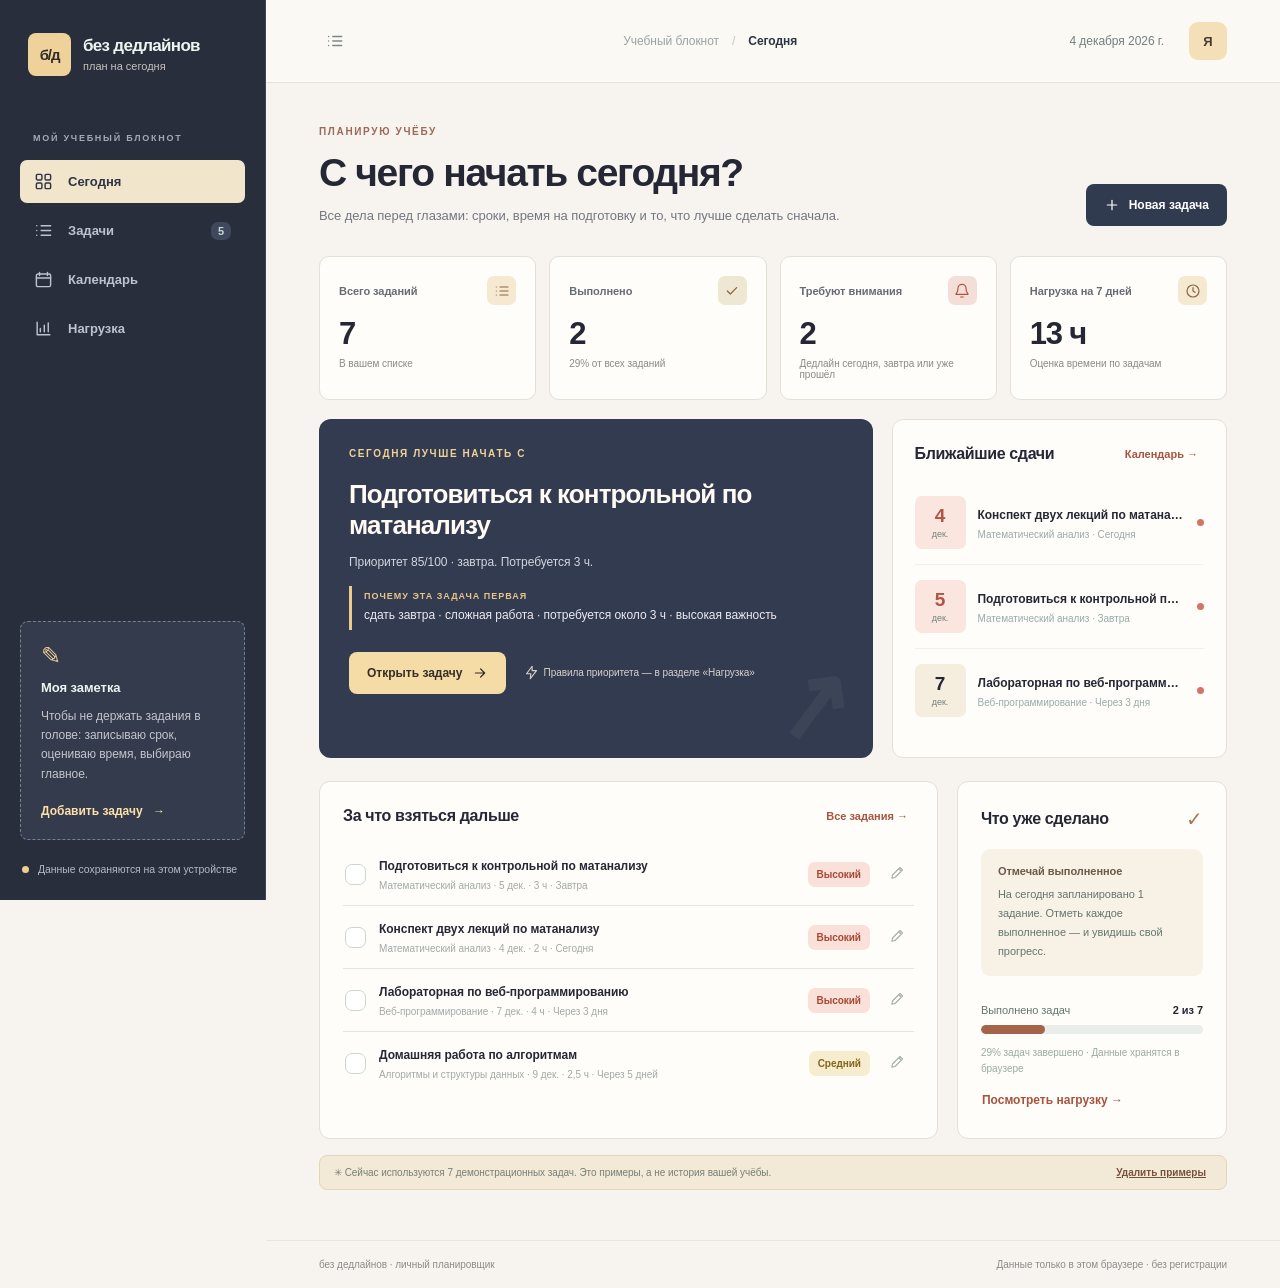
<file: index.html>
<!doctype html>
<html lang="ru">
<head>
  <meta charset="utf-8" />
  <meta name="viewport" content="width=device-width, initial-scale=1" />
  <meta name="theme-color" content="#252a35" />
  <meta name="description" content="Студент без дедлайнов — учебный планировщик с понятными приоритетами, расписанием и аналитикой." />
  <title>Студент без дедлайнов — учебный планировщик</title>
  <link rel="stylesheet" href="styles.css" />
  <script src="app.js" defer></script>
</head>
<body>
  <svg class="svg-sprite" xmlns="http://www.w3.org/2000/svg" aria-hidden="true">
    <symbol id="i-grid" viewBox="0 0 24 24"><rect x="3" y="3" width="7" height="7" rx="1.5"/><rect x="14" y="3" width="7" height="7" rx="1.5"/><rect x="3" y="14" width="7" height="7" rx="1.5"/><rect x="14" y="14" width="7" height="7" rx="1.5"/></symbol>
    <symbol id="i-check" viewBox="0 0 24 24"><path d="m5 12 4.5 4.5L19 7"/></symbol>
    <symbol id="i-list" viewBox="0 0 24 24"><path d="M9 6h12M9 12h12M9 18h12M3.5 6h.01M3.5 12h.01M3.5 18h.01"/></symbol>
    <symbol id="i-calendar" viewBox="0 0 24 24"><rect x="3" y="5" width="18" height="16" rx="2"/><path d="M7 3v4M17 3v4M3 10h18"/></symbol>
    <symbol id="i-chart" viewBox="0 0 24 24"><path d="M4 20V4M4 20h16M8 16v-4M13 16V8M18 16V5"/></symbol>
    <symbol id="i-plus" viewBox="0 0 24 24"><path d="M12 5v14M5 12h14"/></symbol>
    <symbol id="i-arrow" viewBox="0 0 24 24"><path d="M5 12h14m-6-6 6 6-6 6"/></symbol>
    <symbol id="i-clock" viewBox="0 0 24 24"><circle cx="12" cy="12" r="9"/><path d="M12 7v5l3 2"/></symbol>
    <symbol id="i-bell" viewBox="0 0 24 24"><path d="M18 8a6 6 0 0 0-12 0c0 7-3 7-3 9h18c0-2-3-2-3-9M10 21h4"/></symbol>
    <symbol id="i-chevron-left" viewBox="0 0 24 24"><path d="m15 5-7 7 7 7"/></symbol>
    <symbol id="i-chevron-right" viewBox="0 0 24 24"><path d="m9 5 7 7-7 7"/></symbol>
    <symbol id="i-trash" viewBox="0 0 24 24"><path d="M4 7h16M10 4h4M6 7l1 13h10l1-13M10 11v5M14 11v5"/></symbol>
    <symbol id="i-edit" viewBox="0 0 24 24"><path d="m4 16-1 5 5-1 12-12-4-4L4 16ZM14 6l4 4"/></symbol>
    <symbol id="i-search" viewBox="0 0 24 24"><circle cx="10.8" cy="10.8" r="6.8"/><path d="m16 16 5 5"/></symbol>
    <symbol id="i-bolt" viewBox="0 0 24 24"><path d="m13 2-9 12h7l-1 8 10-13h-7l0-7Z"/></symbol>
    <symbol id="i-spark" viewBox="0 0 24 24"><path d="m12 2 2.5 7.5L22 12l-7.5 2.5L12 22l-2.5-7.5L2 12l7.5-2.5L12 2Z"/></symbol>
    <symbol id="i-download" viewBox="0 0 24 24"><path d="M12 3v12m-5-5 5 5 5-5M4 17v4h16v-4"/></symbol>
    <symbol id="i-close" viewBox="0 0 24 24"><path d="m5 5 14 14M19 5 5 19"/></symbol>
  </svg>
  <div class="app-shell">
    <aside class="sidebar">
      <div class="logo-wrap">
        <div class="logo-mark"><span>б/д</span></div>
        <div class="logo-type"><strong>без дедлайнов</strong><small>план на сегодня</small></div>
      </div>
      <div class="side-eyebrow">МОЙ УЧЕБНЫЙ БЛОКНОТ</div>
      <nav class="side-nav" aria-label="Основная навигация">
        <button class="nav-item active" data-view="dashboard"><svg><use href="#i-grid"/></svg><span>Сегодня</span></button>
        <button class="nav-item" data-view="tasks"><svg><use href="#i-list"/></svg><span>Задачи</span><span class="nav-count" id="navTasksCount">0</span></button>
        <button class="nav-item" data-view="calendar"><svg><use href="#i-calendar"/></svg><span>Календарь</span></button>
        <button class="nav-item" data-view="analytics"><svg><use href="#i-chart"/></svg><span>Нагрузка</span></button>
      </nav>
      <div class="side-grow"></div>
      <div class="aside-tip"><div class="tip-star">✎</div><strong>Моя заметка</strong><p>Чтобы не держать задания в голове: записываю срок, оцениваю время, выбираю главное.</p><button id="tipAddBtn">Добавить задачу <span>→</span></button></div>
      <div class="side-bottom"><span class="status-dot"></span> Данные сохраняются на этом устройстве</div>
    </aside>
    <div class="main-area">
      <header class="topbar">
        <button id="mobileMenu" class="icon-btn mobile-menu" aria-label="Открыть меню"><svg><use href="#i-list"/></svg></button>
        <div class="crumb"><span>Учебный блокнот</span><span class="crumb-divider">/</span><strong id="breadcrumb">Сегодня</strong></div>
        <div class="topbar-right"><span class="top-date" id="topDate"></span><div class="avatar" aria-label="Мой профиль">Я</div></div>
      </header>
      <main id="mainContent" class="page-content" aria-live="polite"></main>
      <footer class="main-footer"><span>без дедлайнов · личный планировщик</span><span>Данные только в этом браузере · без регистрации</span></footer>
    </div>
  </div>
  <div id="overlay" class="overlay" hidden></div>
  <dialog id="taskDialog" class="task-dialog" aria-labelledby="dialogTitle">
    <form id="taskForm" novalidate>
      <div class="dialog-head"><div><small>ДОБАВИТЬ В ПЛАН</small><h2 id="dialogTitle">Новая задача</h2></div><button type="button" class="icon-btn" id="closeDialog" aria-label="Закрыть"><svg><use href="#i-close"/></svg></button></div>
      <div class="form-body">
        <label class="field field-full">Название задания <input id="fTitle" maxlength="110" required placeholder="Например, подготовиться к зачёту" /><span class="field-error" id="titleError"></span></label>
        <label class="field">Предмет <input id="fSubject" maxlength="55" required placeholder="Математический анализ" /></label>
        <label class="field">Дедлайн <input id="fDue" type="date" required /></label>
        <label class="field">Время на выполнение (ч) <input id="fHours" type="number" min="0.5" max="100" step="0.5" value="2" required /></label>
        <label class="field">Сложность <select id="fDifficulty"><option value="1">1 — очень легко</option><option value="2">2 — легко</option><option value="3" selected>3 — средне</option><option value="4">4 — сложно</option><option value="5">5 — очень сложно</option></select></label>
        <label class="field">Важность <select id="fImportance"><option value="1">Обычная</option><option value="2" selected>Высокая</option><option value="3">Критическая</option></select></label>
        <label class="field field-full">Комментарий (необязательно) <textarea id="fNotes" rows="2" maxlength="300" placeholder="Что нужно сделать, ссылки, план работы..."></textarea></label>
      </div>
      <div class="dialog-footer"><button type="button" class="btn btn-ghost" id="cancelDialog">Отмена</button><button type="submit" class="btn btn-primary"><svg><use href="#i-check"/></svg><span id="saveLabel">Создать задачу</span></button></div>
    </form>
  </dialog>
  <div id="toast" class="toast" role="status" aria-live="polite"></div>
</body>
</html>
</file>
<file: styles.css>
:root { --ink:#16242c; --navy:#192b33; --navy-soft:#243941; --sub:#69767b; --muted:#93a0a1; --border:#e8ebea; --bg:#f7f8f6; --paper:#fff; --mint:#cff3dc; --green:#267d61; --green-deep:#186447; --peach:#f5d8cb; --red:#c66854; --yellow:#f8e9bd; --shadow:0 14px 42px rgba(33,53,50,.055); --radius:20px; }
*{box-sizing:border-box} html{scroll-behavior:smooth} body{margin:0;min-width:320px;background:var(--bg);color:var(--ink);font-family:Inter,ui-sans-serif,-apple-system,BlinkMacSystemFont,"Segoe UI",Arial,sans-serif;-webkit-font-smoothing:antialiased}button,input,select,textarea{font:inherit}button{cursor:pointer}button:focus-visible,input:focus-visible,select:focus-visible,textarea:focus-visible{outline:3px solid #7ed8ae;outline-offset:3px}svg{width:19px;height:19px;stroke:currentColor;stroke-width:1.8;fill:none;stroke-linecap:round;stroke-linejoin:round}.svg-sprite{position:absolute;width:0;height:0;overflow:hidden}.app-shell{display:flex;min-height:100vh}.sidebar{position:fixed;inset:0 auto 0 0;width:266px;background:var(--navy);color:#eef4ef;display:flex;flex-direction:column;padding:31px 20px 23px;z-index:20}.logo-wrap{display:flex;gap:12px;align-items:center;padding:0 8px}.logo-mark{height:42px;width:42px;flex:none;border-radius:15px;background:var(--mint);color:#23493d;font-size:31px;display:grid;place-items:center}.logo-mark span{transform:translateY(-1px)}.logo-type strong{display:block;font-size:17px;letter-spacing:-.6px}.logo-type small{font-size:11px;letter-spacing:.8px;color:#9fb0af}.side-eyebrow{font-size:10px;letter-spacing:1.75px;font-weight:750;color:#78939a;margin:62px 0 17px 13px}.side-nav{display:grid;gap:6px}.nav-item{background:none;border:0;color:#a6b9ba;width:100%;display:flex;align-items:center;gap:15px;text-align:left;padding:14px 15px;border-radius:11px;font-size:13px;font-weight:600;transition:.2s}.nav-item:hover{background:#2c4149;color:#fff}.nav-item.active{color:#17362f;background:#d8f5e4}.nav-item svg{width:19px;height:19px}.nav-count{margin-left:auto;padding:3px 7px;border-radius:7px;font-size:11px;background:#37515a;color:#c8d6d5}.nav-item.active .nav-count{background:#b8dfc8;color:#174532}.side-grow{flex:1}.aside-tip{background:#294049;border:1px solid #3b5860;padding:20px 18px;border-radius:17px;position:relative;overflow:hidden}.aside-tip:before{content:"";width:120px;height:120px;border:1px solid #47606a;border-radius:50%;position:absolute;right:-50px;top:-43px}.tip-star{font-size:27px;color:#c9f1d8;margin-bottom:14px}.aside-tip strong{font-size:15px;line-height:1.35;display:block;max-width:170px}.aside-tip p{font-size:12px;line-height:1.6;color:#a6babc;margin:10px 0 17px}.aside-tip button{color:#d9f4e3;background:none;border:0;padding:0;font-size:12px;font-weight:750}.aside-tip button span{margin-left:7px}.side-bottom{display:flex;align-items:center;gap:9px;color:#97b2b1;font-size:10.5px;padding:22px 2px 0;line-height:1.45}.status-dot{width:7px;height:7px;border-radius:50%;background:#a0dbb3;flex:none}.main-area{flex:1;min-width:0;margin-left:266px;display:flex;flex-direction:column;min-height:100vh}.topbar{height:83px;background:#fff;border-bottom:1px solid var(--border);display:flex;align-items:center;justify-content:space-between;padding:0 53px}.crumb{display:flex;gap:13px;font-size:12px;color:#98a4a4}.crumb strong{color:#40535a;font-weight:700}.crumb-divider{color:#bec8c8}.topbar-right{display:flex;align-items:center;gap:25px}.top-date{font-size:12px;color:#727f83}.avatar{width:38px;height:38px;border-radius:13px;background:#e4f0e7;color:#2f634d;display:grid;place-items:center;font-size:13px;font-weight:800}.mobile-menu{display:none}.page-content{max-width:1510px;width:100%;margin:0 auto;padding:43px 53px 50px;flex:1}.page-heading{display:flex;align-items:flex-end;justify-content:space-between;gap:20px;margin-bottom:29px}.kicker{font-size:10px;letter-spacing:2px;color:var(--green);font-weight:850;text-transform:uppercase;margin-bottom:14px}.page-heading h1{font-size:36px;font-weight:800;letter-spacing:-1.55px;line-height:1.12;margin:0 0 11px}.page-heading p{margin:0;color:var(--sub);font-size:13px;line-height:1.6}.btn{display:inline-flex;gap:9px;align-items:center;justify-content:center;border-radius:11px;padding:12px 17px;font-size:12px;font-weight:750;border:1px solid transparent;white-space:nowrap;transition:transform .15s,background .2s}.btn svg{height:16px;width:16px}.btn:hover{transform:translateY(-1px)}.btn-primary{background:var(--green-deep);color:white}.btn-primary:hover{background:#267a56}.btn-light{background:#d1f2df;color:#194937}.btn-ghost{background:#fff;color:var(--ink);border-color:var(--border)}.btn-plain{background:transparent;color:var(--green);padding:5px 0}.stats-grid{display:grid;grid-template-columns:repeat(4,minmax(0,1fr));gap:15px;margin-bottom:19px}.metric{background:#fff;border:1px solid var(--border);border-radius:17px;padding:19px 21px 17px;min-height:126px;box-shadow:var(--shadow)}.metric-top{display:flex;align-items:center;justify-content:space-between;color:#748188;font-size:11px;font-weight:650}.metric-icon{height:29px;width:29px;border-radius:10px;background:#eaf4ec;display:grid;place-items:center;color:#3b7958}.metric-icon svg{width:16px;height:16px}.metric-value{font-size:31px;font-weight:800;letter-spacing:-1.2px;margin-top:13px;line-height:1}.metric-sub{font-size:10px;color:#a2a9a7;margin-top:9px}.metric.danger .metric-icon{background:#fff0e9;color:#c36b5a}.metric.good .metric-icon{background:#e6f5ee}.dashboard-main{display:grid;grid-template-columns:minmax(0,1.32fr) minmax(270px,.8fr);gap:19px;margin-bottom:23px}.focus-card{min-height:305px;background:#19362f;border-radius:20px;overflow:hidden;position:relative;color:white;padding:29px 31px;box-shadow:0 15px 40px #173e3014}.focus-card:before,.focus-card:after{content:"";position:absolute;border-radius:50%;border:1px solid #90c1a143;pointer-events:none}.focus-card:before{width:340px;height:340px;right:-142px;top:-145px}.focus-card:after{width:260px;height:260px;right:-105px;top:-110px;box-shadow:0 0 0 43px #d4ffed08}.focus-kicker{color:#b4d5c0;letter-spacing:1.6px;font-size:10px;font-weight:750}.focus-card h2{position:relative;font-size:26px;line-height:1.18;max-width:470px;letter-spacing:-.9px;margin:27px 0 12px}.focus-card p{position:relative;color:#bfd6ca;font-size:12px;line-height:1.65;max-width:420px}.focus-bottom{position:relative;display:flex;align-items:center;gap:18px;margin-top:22px}.focus-note{display:flex;align-items:center;gap:5px;color:#b2d3c0;font-size:11px}.focus-note svg{width:15px;height:15px}.focus-orb{position:absolute;right:32px;bottom:30px;font-size:72px;color:#b7ebcd29;line-height:1}.deadline-card,.panel{border:1px solid var(--border);border-radius:20px;background:#fff;box-shadow:var(--shadow)}.deadline-card{padding:25px 22px}.panel-title-row{display:flex;align-items:center;justify-content:space-between;gap:12px;margin-bottom:18px}.panel-title-row h2{font-size:16px;letter-spacing:-.35px;margin:0}.panel-title-row .eyelink{font-size:11px;font-weight:750;background:none;border:none;color:var(--green)}.deadline-item{display:flex;align-items:center;gap:12px;padding:15px 0;border-bottom:1px solid #eff1ef}.deadline-item:last-child{border-bottom:0}.deadline-day{border-radius:12px;background:#f5f6f3;min-width:51px;height:53px;display:flex;flex-direction:column;align-items:center;justify-content:center;color:var(--ink)}.deadline-day strong{font-size:19px;line-height:1}.deadline-day span{font-size:9px;color:#748181;margin-top:4px}.deadline-day.urgent{background:#fff0e9;color:#b25344}.deadline-text{min-width:0;flex:1}.deadline-text strong{display:block;font-size:12px;line-height:1.5;white-space:nowrap;overflow:hidden;text-overflow:ellipsis}.deadline-text span{font-size:10px;color:#9aaba9;margin-top:5px;display:block}.priority-dot{width:7px;height:7px;background:#e4b665;border-radius:50%;flex:none}.priority-dot.high{background:#d37564}.priority-dot.low{background:#88b9a1}.lower-grid{display:grid;grid-template-columns:minmax(0,1.65fr) minmax(270px,.72fr);gap:19px}.panel{padding:25px 23px}.task-row{display:flex;align-items:center;gap:13px;border-bottom:1px solid #eff1ef;padding:14px 2px}.task-row:last-child{border-bottom:0}.task-checkbox{width:21px;height:21px;border:1.5px solid #cad7d0;appearance:none;border-radius:7px;flex:none;display:grid;place-items:center;cursor:pointer;margin:0;background:#fff}.task-checkbox:checked{border-color:#2d9269;background:#2d9269}.task-checkbox:checked:after{content:"✓";font-weight:bold;font-size:13px;color:#fff}.task-main{min-width:0;flex:1}.task-main strong{font-size:12px;line-height:1.5;display:block;white-space:nowrap;overflow:hidden;text-overflow:ellipsis}.task-main .done-title{text-decoration:line-through;color:#a0aaa7}.task-main small{display:block;margin-top:5px;color:#a1aaa8;font-size:10px}.priority-pill{font-size:10px;font-weight:750;padding:7px 9px;border-radius:7px;white-space:nowrap;background:#eaf6ef;color:#378164}.priority-pill.hot{color:#be624e;background:#fff0e9}.priority-pill.mid{color:#a67927;background:#fff7e2}.task-actions{display:flex;gap:3px}.row-icon{background:none;border:0;padding:7px;border-radius:8px;color:#a5afac}.row-icon:hover{background:#f2f4f2;color:#244b3a}.row-icon svg{width:15px;height:15px}.mini-card{background:#f5f8f5;border-radius:14px;padding:16px 17px;margin-top:12px}.mini-title{color:#336f54;font-size:11px;font-weight:800}.mini-card p{font-size:11px;line-height:1.7;color:#65766e;margin:8px 0 0}.progress-caption{display:flex;justify-content:space-between;font-size:11px;color:#647670;margin-top:28px;margin-bottom:9px}.progress-caption strong{color:var(--ink);font-size:11px}.progress-track{height:9px;border-radius:20px;background:#e9eeeb;overflow:hidden}.progress-fill{height:100%;background:#6eae8d;border-radius:20px;transition:width .25s}.mini-foot{font-size:10px;color:#9aaba3;margin-top:11px;line-height:1.6}.main-footer{border-top:1px solid #e7ece8;display:flex;justify-content:space-between;gap:20px;padding:18px 53px;font-size:10px;color:#9aaba6}.sample-note{margin-top:16px;padding:10px 14px;color:#777f76;font-size:10px;background:#f6f0df;border:1px solid #eae2c9;border-radius:10px;display:flex;align-items:center;justify-content:space-between;gap:12px}.sample-note button{border:none;background:transparent;color:#6d632e;font-size:10px;font-weight:800;text-decoration:underline}.task-toolbar{display:flex;gap:12px;justify-content:space-between;flex-wrap:wrap;margin:0 0 20px}.filter-bar{background:#edf0ed;padding:5px;border-radius:11px;display:flex;gap:3px}.filter-btn{padding:9px 13px;background:none;border:0;border-radius:8px;font-size:11px;color:#64776f;font-weight:700}.filter-btn.active{background:white;box-shadow:0 2px 7px #27433710;color:#24583f}.searchbox{display:flex;align-items:center;gap:8px;background:white;border:1px solid var(--border);padding:0 13px;border-radius:10px;min-width:215px}.searchbox svg{color:#9facaa;width:16px;height:16px}.searchbox input{border:0;outline:0;padding:10px 0;width:100%;font-size:12px}.task-list-panel{padding:8px 23px}.task-list-panel .task-row{padding:17px 2px}.task-list-panel .task-main strong{font-size:13px}.task-list-panel .task-main small{font-size:11px}.empty-state{text-align:center;padding:45px 20px;color:#78857e}.empty-state .empty-icon{font-size:43px;margin-bottom:10px}.empty-state strong{display:block;color:#314c40;font-size:15px}.empty-state p{font-size:12px}.calendar-controls{display:flex;align-items:center;gap:12px}.cal-arrow{border:1px solid var(--border);background:white;width:33px;height:33px;display:grid;place-items:center;border-radius:9px}.cal-arrow svg{width:16px;height:16px}.week-grid{display:grid;grid-template-columns:repeat(7,minmax(0,1fr));gap:10px}.week-day{background:white;min-height:250px;border:1px solid var(--border);border-radius:14px;padding:15px 11px}.week-day.today{border:1.8px solid #64a886;background:#f4faf5}.weekday{font-size:10px;text-transform:uppercase;letter-spacing:.9px;color:#9ca8a3;font-weight:750}.weekdate{font-size:23px;letter-spacing:-.8px;font-weight:800;margin:6px 0 18px}.calendar-task{border-left:3px solid #89b99e;background:#e9f5ed;border-radius:5px;padding:8px;margin-bottom:7px;font-size:10px;line-height:1.35;word-break:break-word}.calendar-task.hot{background:#ffede7;border-color:#d6836d}.calendar-task.done{background:#eff1ef;border-color:#c6d0ca;text-decoration:line-through;color:#8c9993}.calendar-task strong{display:block;margin-top:4px;font-size:9px;opacity:.7}.cal-empty{color:#c3c9c5;font-size:10px}.legend{display:flex;align-items:center;gap:20px;color:#81908a;font-size:11px;margin-top:16px;flex-wrap:wrap}.legend b{width:9px;height:9px;border-radius:3px;display:inline-block;margin-right:5px;background:#90bd9e}.legend .hot{background:#d6836d}.analytics-grid{display:grid;grid-template-columns:1fr 1fr;gap:18px}.big-percent{font-size:55px;letter-spacing:-2px;font-weight:800;margin:18px 0 12px}.subject-row{margin:19px 0}.subject-line{display:flex;justify-content:space-between;color:#617069;font-size:11px;margin-bottom:9px}.subject-line strong{color:#264b3a}.bar-track{height:9px;border-radius:20px;background:#eff2ef;overflow:hidden}.bar-fill{height:100%;border-radius:20px;background:#6cad8a}.bar-fill.alt{background:#b0caa9}.bar-fill.third{background:#dec58a}.method-card{margin-top:19px;background:#eff6f0;border:1px solid #e1ebe2;border-radius:18px;padding:23px}.method-card h3{font-size:15px;margin:0 0 12px}.method-card p{font-size:12px;color:#5a6d61;line-height:1.8;margin:0}.method-formula{display:flex;gap:8px;flex-wrap:wrap;margin-top:17px}.formula-tag{padding:8px 10px;border-radius:8px;background:#fff;font-weight:700;color:#2b694a;font-size:10px}.overlay{position:fixed;inset:0;background:#14262185;z-index:19}.overlay[hidden]{display:none}.task-dialog{width:min(570px,calc(100% - 32px));max-height:90vh;padding:0;border:0;border-radius:19px;box-shadow:0 28px 90px #102c2970;color:var(--ink)}.task-dialog::backdrop{background:#0e201d99}.dialog-head{display:flex;align-items:start;justify-content:space-between;padding:26px 30px 20px;border-bottom:1px solid var(--border)}.dialog-head small{letter-spacing:1.8px;color:var(--green);font-size:10px;font-weight:800}.dialog-head h2{font-size:22px;margin:8px 0 0;letter-spacing:-.7px}.icon-btn{width:32px;height:32px;display:grid;place-items:center;border:0;background:transparent;border-radius:8px;color:#7c8985}.icon-btn:hover{background:#edf2ec}.icon-btn svg{width:18px;height:18px}.form-body{display:grid;grid-template-columns:1fr 1fr;gap:17px;padding:23px 30px}.field{font-size:11px;font-weight:750;color:#56675d;display:flex;flex-direction:column;gap:8px;min-width:0}.field-full{grid-column:1/-1}.field input,.field select,.field textarea{border:1px solid #dfe6df;padding:11px 12px;border-radius:10px;width:100%;background:#fff;color:#192e25;font-size:12px;outline-color:#91c7a5}.field textarea{resize:vertical}.field-error{font-size:10px;color:var(--red)}.dialog-footer{display:flex;justify-content:flex-end;gap:9px;padding:18px 30px 25px;border-top:1px solid var(--border)}.toast{position:fixed;right:27px;bottom:24px;padding:14px 17px;background:#1f4d39;color:#fff;font-size:12px;border-radius:11px;box-shadow:0 10px 32px #122c2250;z-index:50;opacity:0;pointer-events:none;transform:translateY(10px);transition:.25s}.toast.show{opacity:1;transform:translateY(0)}@media(max-width:1200px){.sidebar{width:235px}.main-area{margin-left:235px}.page-content{padding:36px 30px}.topbar{padding:0 30px}.main-footer{padding:18px 30px}.dashboard-main{grid-template-columns:1.2fr .9fr}.week-grid{gap:6px}.week-day{padding:12px 7px}}@media(max-width:920px){.sidebar{transform:translateX(-100%);transition:transform .2s}.sidebar.open{transform:translateX(0)}.main-area{margin-left:0}.mobile-menu{display:grid}.topbar{justify-content:start;gap:15px}.topbar-right{margin-left:auto}.stats-grid{grid-template-columns:repeat(2,1fr)}.week-grid{grid-template-columns:repeat(4,minmax(0,1fr))}}@media(max-width:650px){.page-content{padding:28px 17px}.topbar{padding:0 17px;height:68px}.top-date{display:none}.main-footer{padding:15px 17px;flex-direction:column;gap:5px}.page-heading{align-items:flex-start}.page-heading h1{font-size:29px}.page-heading .btn{padding:12px}.page-heading .btn span{display:none}.page-heading p{font-size:12px}.dashboard-main,.lower-grid,.analytics-grid{grid-template-columns:1fr}.stats-grid{gap:9px}.metric{min-height:118px;padding:16px}.metric-value{font-size:27px}.focus-card{min-height:284px}.focus-card h2{font-size:24px}.week-grid{grid-template-columns:repeat(2,minmax(0,1fr))}.week-day{min-height:170px;padding:14px}.form-body{grid-template-columns:1fr;padding:20px;gap:13px}.dialog-head{padding:23px 20px 17px}.dialog-footer{padding:17px 20px}.task-row{gap:8px}.task-actions{flex-direction:column}.priority-pill{font-size:9px}.searchbox{flex:1;min-width:0}.task-toolbar{gap:10px}.sample-note{align-items:flex-start;flex-direction:column}}


/* Авторская тема "Учебный блокнот": спокойная бумажная палитра, минимум декоративных элементов. */
:root{--ink:#252834;--navy:#282e3c;--navy-soft:#384055;--sub:#666b78;--muted:#8c91a0;--border:#e9e1d5;--bg:#f7f4ef;--paper:#fffdf9;--mint:#f5deab;--green:#a6543e;--green-deep:#313b50;--peach:#f2d5c4;--red:#b85e4f;--yellow:#f4e1b5;--shadow:0 9px 24px rgba(47,44,35,.035);--radius:12px}
body{background:var(--bg);font-family:-apple-system,BlinkMacSystemFont,"Segoe UI",Arial,sans-serif;letter-spacing:-.05px}
.sidebar{background:#282e3c;padding-top:33px;border-right:1px solid #414655}
.logo-mark{border-radius:8px;width:43px;height:43px;background:#efd29a;color:#302c28;font-size:15px;font-weight:900;letter-spacing:-1.1px}
.logo-mark span{transform:none}.logo-type strong{font-size:17px;letter-spacing:-.7px}.logo-type small{color:#c8c3b9;letter-spacing:0;font-size:11px}
.side-eyebrow{font-size:9px;color:#a7a9b2;margin-top:57px}.nav-item{border-radius:7px;padding:12px 14px;font-size:13px;color:#bec2cf}
.nav-item:hover{background:#373e51;color:#fff}.nav-item.active{background:#f1e5cc;color:#2f3442}.nav-item.active .nav-count{background:#d8c8a6;color:#3c4050}
.nav-count{background:#40485d}.aside-tip{background:#333b4d;border:1px dashed #778093;border-radius:8px;padding:20px}
.aside-tip:before{display:none}.tip-star{color:#f1cd8f;font-size:24px;margin-bottom:9px}.aside-tip strong{font-size:13px}.aside-tip p{color:#c5c5cb}
.aside-tip button{color:#ffe0a8}.side-bottom{color:#b5b9c0}.status-dot{background:#ecce91}
.topbar{background:#fbf9f4;border-bottom:1px solid var(--border)}.crumb strong{color:#2b3545}.avatar{background:#f4dfb8;color:#453c2b;border-radius:9px}
.page-heading{margin-bottom:30px}.page-heading h1{font-size:39px;letter-spacing:-1.35px;font-weight:760}.page-heading p{font-size:13px;color:#747682}
.kicker{color:#9b6955;font-size:10px;letter-spacing:1.65px}.page-content{max-width:1410px}
.btn{border-radius:8px}.btn-primary{background:#313b50;color:#fff}.btn-primary:hover{background:#4c5a74}.btn-light{background:#f5dba6;color:#352e26}
.stats-grid{gap:13px}.metric{border:1px solid #e6dfd4;background:#fffdfa;border-radius:10px;padding:19px;box-shadow:none}
.metric-icon{border-radius:7px;background:#f5e9d1;color:#8b6640}.metric.danger .metric-icon{background:#f4dfd8;color:#b25342}.metric.good .metric-icon{background:#eee7d2}
.metric-value{font-weight:750}.metric-top{color:#676b75}.metric-sub{color:#8b8a87}
.focus-card{background:#333b50;color:#fffaf3;border-radius:12px;min-height:338px;box-shadow:none;padding:29px 30px}
.focus-card:before,.focus-card:after{display:none}.focus-kicker{color:#f0d295;letter-spacing:1.6px}.focus-card h2{margin:20px 0 11px;font-size:26px;max-width:600px}
.focus-card p{color:#d4d5de;max-width:590px}.focus-orb{right:20px;bottom:4px;font-size:95px;transform:rotate(-8deg);font-weight:900;color:#ffffff0c;pointer-events:none}
.focus-note{color:#d7d2cc;font-size:10px}.focus-bottom{flex-wrap:wrap}.focus-why{position:relative;z-index:1;border-left:3px solid #eecb8b;padding:5px 0 5px 12px;margin:13px 0 0;max-width:530px}
.focus-why span{display:block;text-transform:uppercase;letter-spacing:1px;color:#e7c587;font-weight:750;font-size:9px;margin-bottom:5px}.focus-why strong{display:block;font-weight:500;color:#eeeaf0;font-size:12px;line-height:1.6}
.deadline-card,.panel{border:1px solid #e6dfd4;border-radius:11px;background:#fffdfa;box-shadow:none}.deadline-day{border-radius:7px;background:#f5eddd}.deadline-day.urgent{background:#fae6df}
.method-card{background:#f4ede0;border-color:#e7dcca;border-radius:11px}.method-card p{color:#625d58}.mini-card{background:#f8f1e6;border-radius:9px}.mini-title{color:#6b5a49}
.progress-fill{background:#a5644a}.priority-pill{background:#f0ecdf;color:#7b5b43}.priority-pill.hot{background:#f9e1d9;color:#a84834}.priority-pill.mid{background:#f5edce;color:#85631b}
.task-row{border-color:#ece4d8}.task-checkbox{accent-color:#ae7153}.calendar-task{border-radius:5px}
.sample-note{background:#f3e9d7;border-color:#e4d4b8;border-radius:8px}.sample-note button{color:#76523e}
.main-footer{background:#f7f4ef;border-color:#ebe4d9;color:#8d8c8a}.method-formula{gap:7px}.formula-tag{border-radius:5px}
@media(max-width:650px){.page-heading h1{font-size:29px}.focus-card{min-height:330px;padding:23px 21px}.focus-card h2{font-size:23px}.focus-orb{font-size:60px}.focus-why strong{font-size:11px}}
</file>
